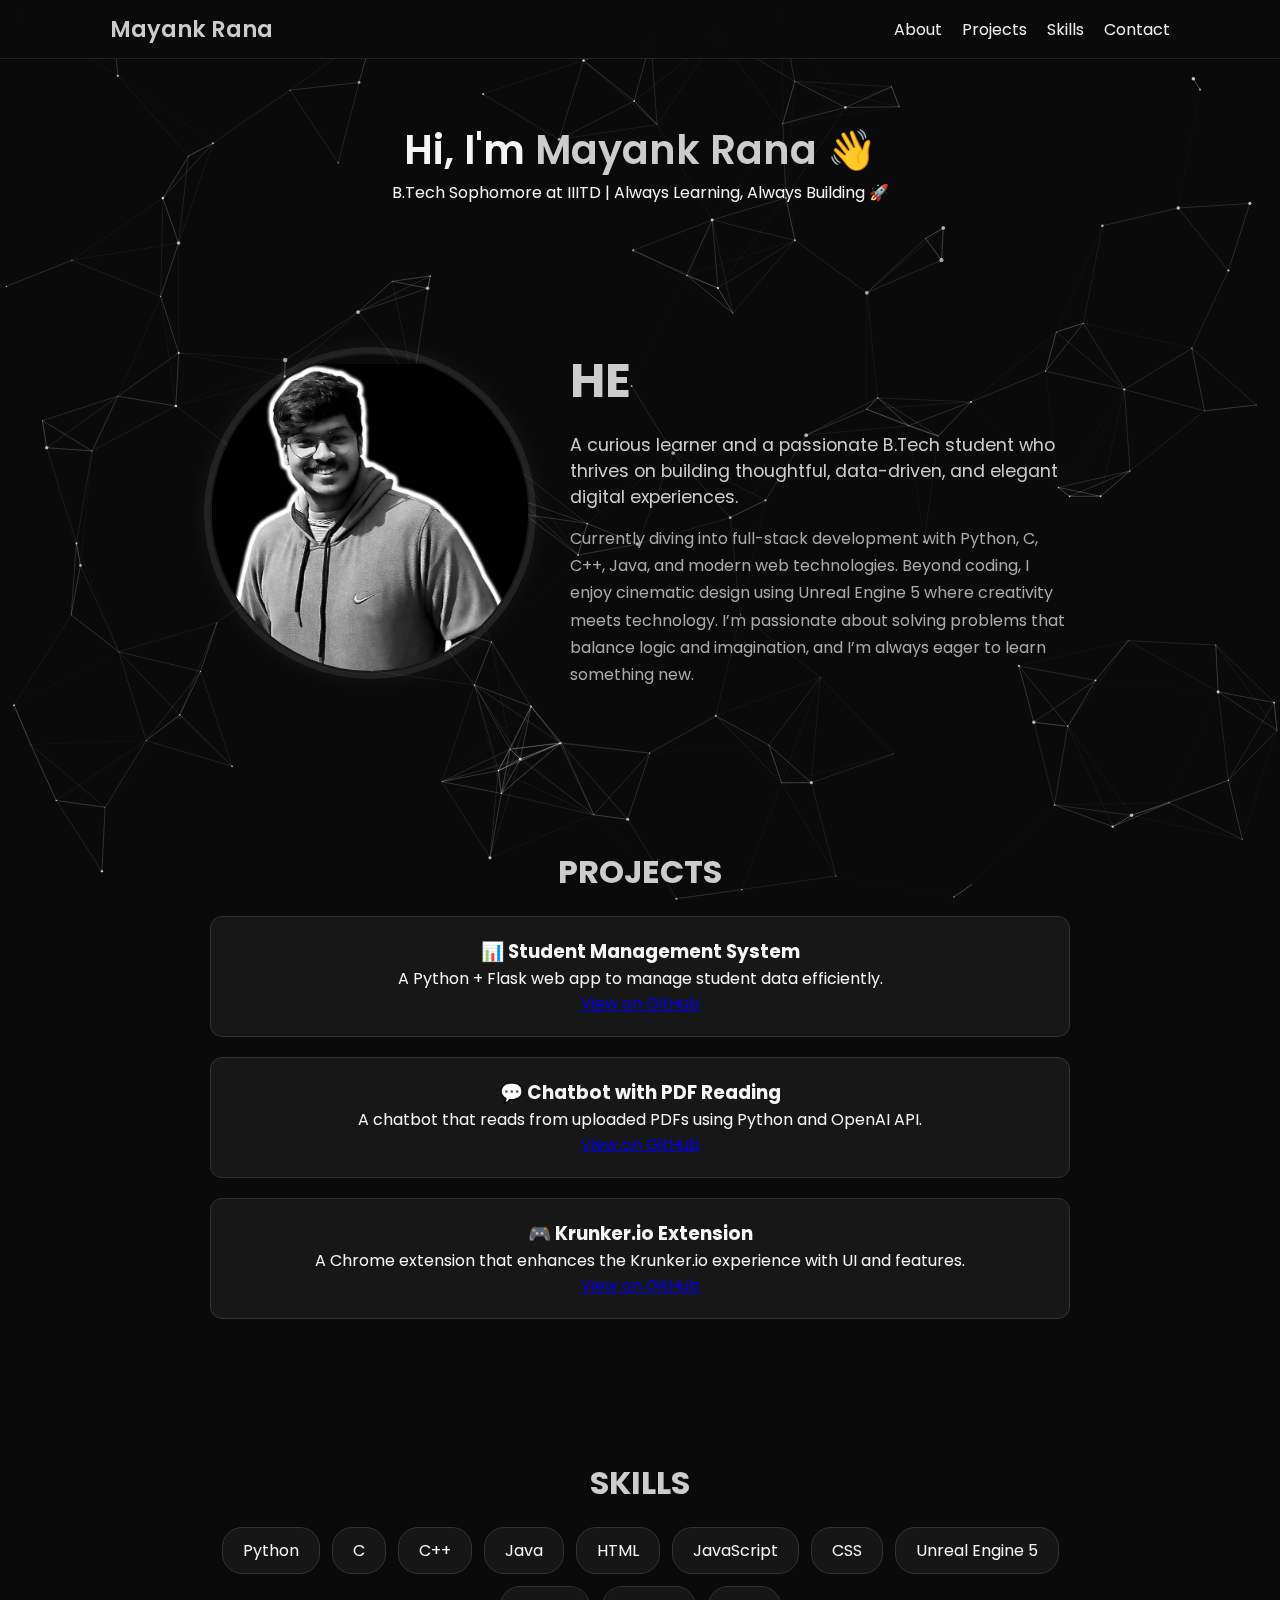
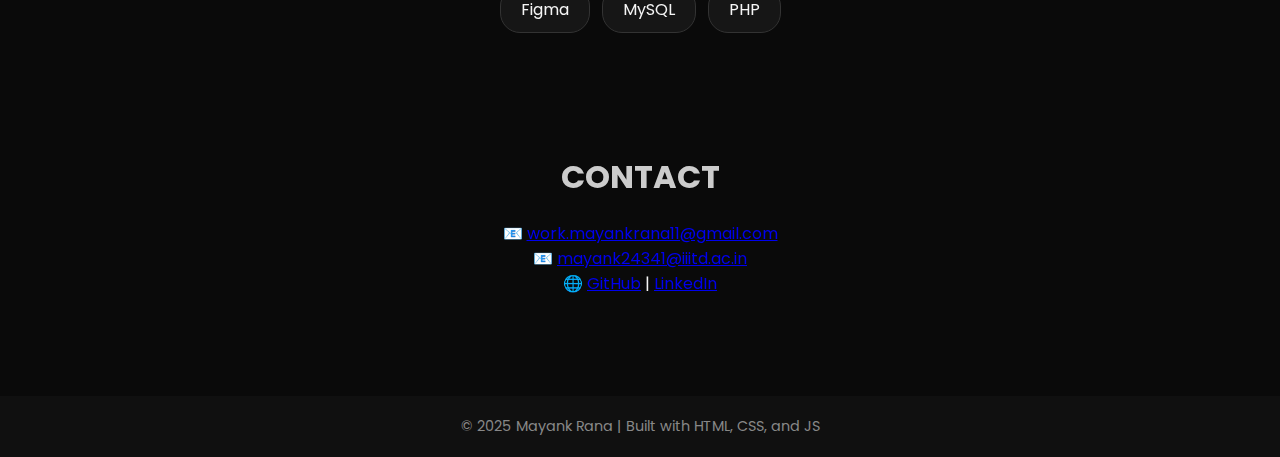
<file: index.html>
<!DOCTYPE html>
<html lang="en">
<head>
  <meta charset="utf-8" />
  <meta name="viewport" content="width=device-width,initial-scale=1" />
  <title>Mayank Rana | Portfolio</title>
  <link rel="stylesheet" href="style.css" />
  <link rel="preconnect" href="https://fonts.googleapis.com">
  <link rel="preconnect" href="https://fonts.gstatic.com" crossorigin>
  <link href="https://fonts.googleapis.com/css2?family=Poppins:wght@300;400;600&display=swap" rel="stylesheet">
</head>
<body>
  <!-- ===== PARTICLE BACKGROUND ===== -->
  <canvas id="particleCanvas" aria-hidden="true"></canvas>

  <!-- ===== NAVBAR ===== -->
  <nav class="navbar">
    <div class="nav-container">
      <h1 class="logo">Mayank Rana</h1>
      <ul class="nav-links">
        <li><a href="#about">About</a></li>
        <li><a href="#projects">Projects</a></li>
        <li><a href="#skills">Skills</a></li>
        <li><a href="contact.html">Contact</a></li>
      </ul>
    </div>
  </nav>

  <!-- ===== HEADER ===== -->
  <header>
    <h1>Hi, I'm <span class="highlight">Mayank Rana</span> 👋</h1>
    <p>B.Tech Sophomore at IIITD | Always Learning, Always Building 🚀</p>
  </header>

  <!-- ===== ABOUT ===== -->
  <section id="about">
    <div class="about-container">
      <div class="about-image">
        <img src="portfolio.jpg" alt="Mayank Rana Portrait" />
      </div>
      <div class="about-text">
        <!-- UPDATED: Changed text to "HELLO, WORLD." -->
        <h2 id="typewriter-hello">HELLO, WORLD.</h2>
        
        <p class="about-intro">
          A curious learner and a passionate B.Tech student who thrives on building thoughtful, data-driven, and elegant digital experiences.
        </p>
        
        <p class="about-details">
          Currently diving into full-stack development with Python, C, C++, Java, and modern web technologies. Beyond coding, I enjoy cinematic design using Unreal Engine 5 where creativity meets technology. I’m passionate about solving problems that balance logic and imagination, and I’m always eager to learn something new.
        </p>
      </div>
    </div>
  </section>

  <!-- ===== PROJECTS ===== -->
  <section id="projects">
    <h2>Projects</h2>
    <div class="project-card">
      <h3>📊 Student Management System</h3>
      <p>A Python + Flask web app to manage student data efficiently.</p>
      <a href="https://github.com/mayankrana11/student-management" target="_blank">View on GitHub</a>
    </div>

    <div class="project-card">
      <h3>💬 Chatbot with PDF Reading</h3>
      <p>A chatbot that reads from uploaded PDFs using Python and OpenAI API.</p>
      <a href="https://github.com/mayankrana11/pdf-chatbot" target="_blank">View on GitHub</a>
    </div>

    <div class="project-card">
      <h3>🎮 Krunker.io Extension</h3>
      <p>A Chrome extension that enhances the Krunker.io experience with UI and features.</p>
      <a href="https://github.com/mayankrana11/krunker-extension" target="_blank">View on GitHub</a>
    </div>
  </section>

  <!-- ===== SKILLS ===== -->
  <section id="skills">
    <h2>Skills</h2>
    <ul>
      <li>Python</li>
      <li>C</li>
      <li>C++</li>
      <li>Java</li>
      <li>HTML</li>
      <li>JavaScript</li>
      <li>CSS</li>
      <li>Unreal Engine 5</li>
      <li>Figma</li>
      <li>MySQL</li>
      <li>PHP</li>
    </ul>
  </section>

  <!-- ===== CONTACT (bottom section stays) ===== -->
  <section id="contact">
    <h2>Contact</h2>
    <p>
      📧 <a href="mailto:work.mayankrana11@gmail.com">work.mayankrana11@gmail.com</a><br>
      📧 <a href="mailto:mayank24341@iiitd.ac.in">mayank24341@iiitd.ac.in</a>
    </p>
    <p>🌐 
      <a href="https://github.com/mayankrana11" target="_blank">GitHub</a> |
      <a href="https://www.linkedin.com/in/mayank-rana-101355322/" target="_blank">LinkedIn</a>
    </p>
  </section>

  <!-- ===== FOOTER ===== -->
  <footer>
    <p>© 2025 Mayank Rana | Built with HTML, CSS, and JS</p>
  </footer>

  <script src="script.js"></script>
</body>
</html>
</file>
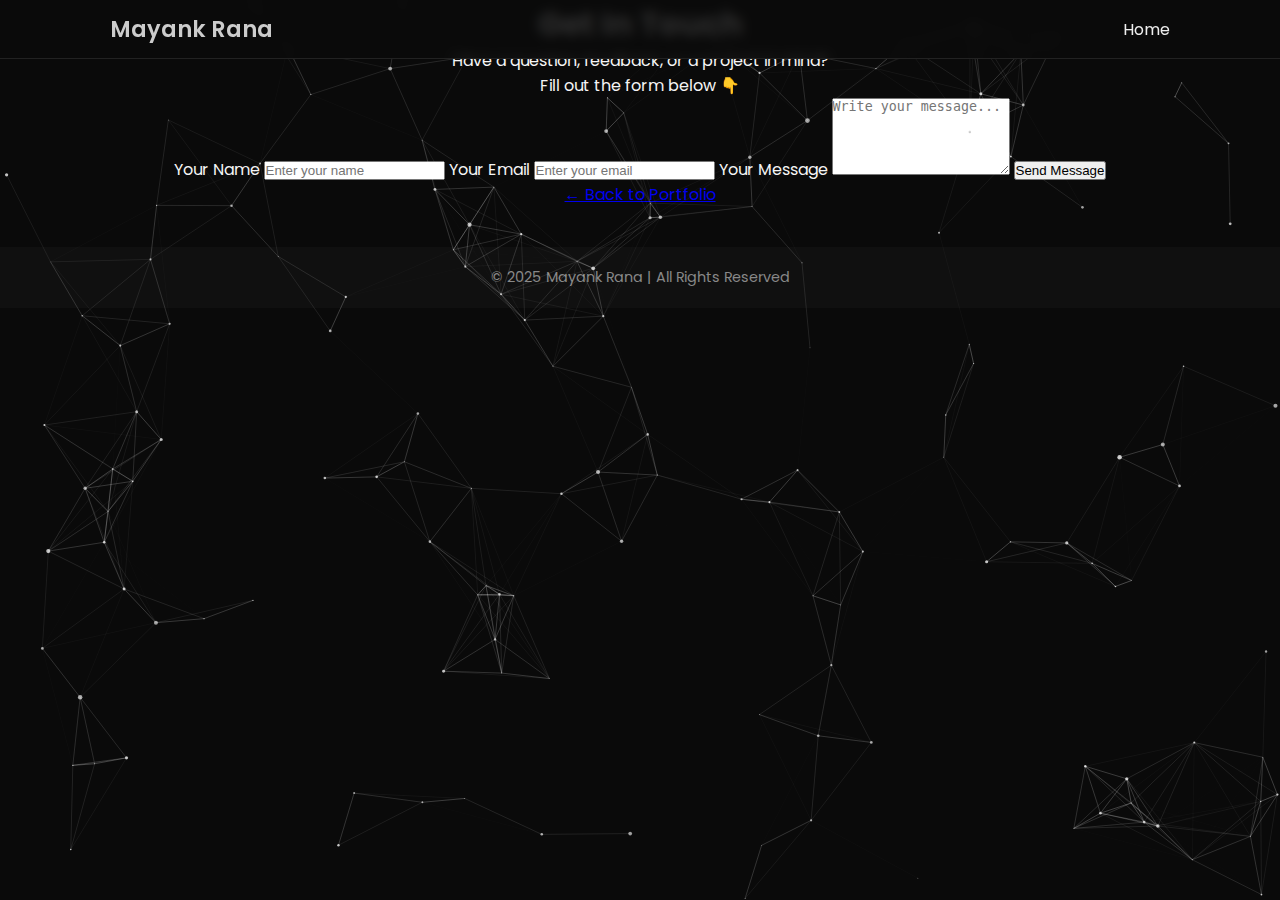
<file: contact.html>
<!DOCTYPE html>
<html lang="en">
<head>
  <meta charset="UTF-8" />
  <meta name="viewport" content="width=device-width, initial-scale=1.0" />
  <title>Contact | Mayank Rana</title>
  <link rel="stylesheet" href="style.css" />
  <link href="https://fonts.googleapis.com/css2?family=Poppins:wght@300;400;600&display=swap" rel="stylesheet" />
</head>
<body>
  <!-- ===== BACKGROUND ===== -->
  <div class="gradient-bg"></div>
  <canvas id="particleCanvas" aria-hidden="true"></canvas>

  <!-- ===== NAVBAR ===== -->
  <nav class="navbar glass-nav">
    <div class="nav-container">
      <h1 class="logo">Mayank Rana</h1>
      <ul class="nav-links">
        <li><a href="index.html">Home</a></li>
      </ul>
    </div>
  </nav>

  <!-- ===== CONTACT PAGE ===== -->
  <div class="contact-page fade-section">
    <div class="contact-container">
      <h1>Get In Touch</h1>
      <p class="contact-subtext">
        Have a question, feedback, or a project in mind?<br>
        Fill out the form below 👇
      </p>

      <form action="#" method="POST" class="contact-form">
        <label for="name">Your Name</label>
        <input type="text" id="name" name="name" placeholder="Enter your name" required />

        <label for="email">Your Email</label>
        <input type="email" id="email" name="email" placeholder="Enter your email" required />

        <label for="message">Your Message</label>
        <textarea id="message" name="message" rows="5" placeholder="Write your message..." required></textarea>

        <button type="submit" class="send-btn">Send Message</button>
      </form>

      <a href="index.html" class="back-link">← Back to Portfolio</a>
    </div>
  </div>

  <footer>
    <p>© 2025 Mayank Rana | All Rights Reserved</p>
  </footer>

  <script src="script.js"></script>
</body>
</html>
</file>
<file: style.css>
/* ===== RESET ===== */
* {
  margin: 0;
  padding: 0;
  box-sizing: border-box;
}

/* ===== BODY ===== */
html, body {
  height: 100%;
  scroll-behavior: smooth;
}

body {
  font-family: 'Poppins', sans-serif;
  color: #f5f5f5;
  background-color: #0a0a0a;
  overflow-x: hidden;
  text-align: center;
}

/* ===== PARTICLE CANVAS ===== */
#particleCanvas {
  position: fixed;
  inset: 0;
  width: 100%;
  height: 100%;
  z-index: 0;
  background: transparent;
  pointer-events: none;
}

/* ===== NAVBAR ===== */
.navbar {
  position: fixed;
  top: 0;
  width: 100%;
  background: rgba(10,10,10,0.85);
  border-bottom: 1px solid #222;
  z-index: 1000;
  backdrop-filter: blur(6px);
}

.nav-container {
  max-width: 1100px;
  margin: 0 auto;
  padding: 12px 20px;
  display: flex;
  justify-content: space-between;
  align-items: center;
}

.logo {
  color: #ccc;
  font-weight: 600;
  font-size: 1.4rem;
}

.nav-links {
  list-style: none;
  display: flex;
  gap: 20px;
}

.nav-links a {
  color: #eee;
  text-decoration: none;
  transition: 0.3s;
}

.nav-links a:hover {
  color: #fff;
}

/* ===== HEADER ===== */
header {
  padding: 120px 20px 40px;
  z-index: 10;
  position: relative;
}

header h1 {
  font-size: 2.5rem;
  font-weight: 600;
}

.highlight {
  color: #ccc;
}

/* ===== ABOUT ===== */
#about {
  padding: 100px 20px;
  position: relative;
  z-index: 10;
}

.about-container {
  display: flex;
  align-items: center;
  justify-content: center;
  flex-wrap: wrap;
  gap: 40px;
  max-width: 1000px;
  margin: 0 auto;
}

.about-image img {
  width: 320px;
  height: 320px;
  object-fit: cover;
  object-position: center -10%;
  border-radius: 50%;
  filter: grayscale(100%);
  border: 2px solid rgba(255,255,255,0.06);
  box-shadow:
    0 0 0 6px rgba(255,255,255,0.08),
    0 0 30px rgba(255,255,255,0.08);
  transition: transform .35s ease, box-shadow .35s ease;
}

.about-image img:hover {
  transform: translateY(-6px) scale(1.02);
  box-shadow:
    0 0 0 10px rgba(255,255,255,0.12),
    0 0 45px rgba(255,255,255,0.12);
}

.about-text {
  max-width: 500px;
  text-align: left;
}

.about-text h2 {
  font-size: 3rem;
  margin-bottom: 15px;
}

.about-intro {
  font-size: 1.1rem;
  color: #ccc;
  margin-bottom: 15px;
}

.about-details {
  font-size: 1rem;
  color: #aaa;
  line-height: 1.7;
}

/* ===== PROJECTS ===== */
section {
  max-width: 900px;
  margin: 0 auto;
  padding: 60px 20px;
  position: relative;
  z-index: 10;
}

section h2 {
  font-size: 2rem;
  color: #ccc;
  margin-bottom: 20px;
  text-transform: uppercase;
}

.project-card {
  background-color: rgba(26, 26, 26, 0.8);
  border: 1px solid #333;
  border-radius: 12px;
  padding: 20px;
  margin: 20px 0;
  transition: 0.3s ease;
}

.project-card:hover {
  transform: translateY(-5px);
  box-shadow: 0 4px 20px rgba(255, 255, 255, 0.05);
}

/* ===== SKILLS ===== */
#skills ul {
  list-style: none;
  display: flex;
  flex-wrap: wrap;
  justify-content: center;
  gap: 12px;
}

#skills li {
  background: rgba(255,255,255,0.05);
  padding: 10px 20px;
  border-radius: 20px;
  border: 1px solid #333;
}

/* ===== FOOTER ===== */
footer {
  background-color: rgba(17, 17, 17, 0.9);
  padding: 20px;
  color: #888;
  font-size: 0.9rem;
  margin-top: 40px;
}

/* ===== RESPONSIVE ===== */
@media (max-width: 768px) {
  .about-container {
    flex-direction: column;
  }
  .about-image img {
    width: 260px;
    height: 260px;
  }
  .about-text {
    text-align: center;
  }
}
</file>
